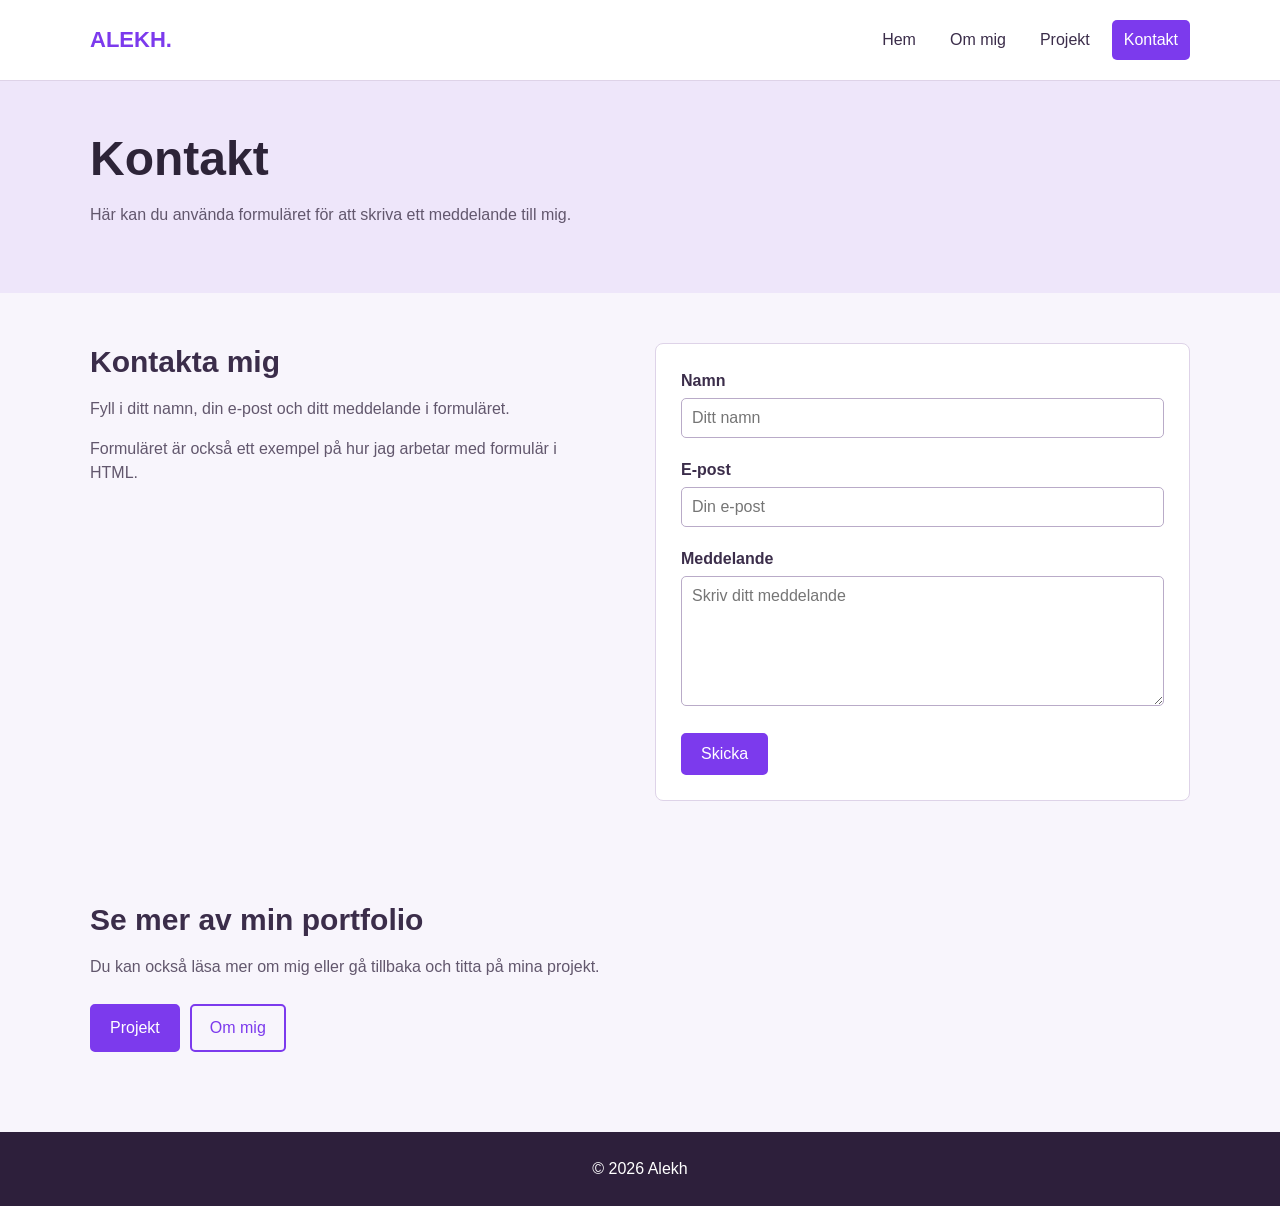
<file: Kontakt.html>
<!DOCTYPE html>
<html lang="sv">

<head>
    <meta charset="UTF-8">
    <meta name="viewport" content="width=device-width, initial-scale=1.0">
    <title>Kontakt | Alekh Portfolio</title>
    <link rel="stylesheet" href="style.css">
</head>

<body>

<header>
    <div class="container header-content">
        <a class="logo" href="index.html">ALEKH.</a>

        <nav>
            <ul>
                <li><a href="index.html">Hem</a></li>
                <li><a href="om-mig.html">Om mig</a></li>
                <li><a href="projekt.html">Projekt</a></li>
                <li><a class="active" href="kontakt.html">Kontakt</a></li>
            </ul>
        </nav>
    </div>
</header>

<main>

    <section class="page-header">
        <div class="container">
            <h1>Kontakt</h1>

            <p>
                Här kan du använda formuläret för att
                skriva ett meddelande till mig.
            </p>
        </div>
    </section>


    <section class="section">
        <div class="container contact-layout">

            <div class="contact-info">

                <h2>Kontakta mig</h2>

                <p>
                    Fyll i ditt namn, din e-post och ditt
                    meddelande i formuläret.
                </p>

                <p>
                    Formuläret är också ett exempel på hur
                    jag arbetar med formulär i HTML.
                </p>

            </div>


            <form class="contact-form">

                <div class="form-group">
                    <label for="name">Namn</label>

                    <input
                        type="text"
                        id="name"
                        name="name"
                        placeholder="Ditt namn"
                        required>
                </div>


                <div class="form-group">
                    <label for="email">E-post</label>

                    <input
                        type="email"
                        id="email"
                        name="email"
                        placeholder="Din e-post"
                        required>
                </div>


                <div class="form-group">
                    <label for="message">Meddelande</label>

                    <textarea
                        id="message"
                        name="message"
                        rows="6"
                        placeholder="Skriv ditt meddelande"
                        required></textarea>
                </div>


                <button type="submit">Skicka</button>

            </form>

        </div>
    </section>


    <section class="section">
        <div class="container">

            <h2>Se mer av min portfolio</h2>

            <p>
                Du kan också läsa mer om mig eller gå
                tillbaka och titta på mina projekt.
            </p>

            <div class="hero-buttons">
                <a class="button" href="projekt.html">Projekt</a>
                <a class="button button-outline" href="om-mig.html">Om mig</a>
            </div>

        </div>
    </section>

</main>

<footer>
    <div class="container">
        <p>&copy; 2026 Alekh</p>
    </div>
</footer>

</body>
</html>
</file>
<file: style.css>
* {
    box-sizing: border-box;
}

body {
    margin: 0;
    font-family: Arial, sans-serif;
    background-color: #f8f5fc;
    color: #2d2438;
    line-height: 24px;
}

.container {
    width: 90%;
    max-width: 1100px;
    margin: auto;
}

img {
    width: 100%;
    height: auto;
    display: block;
}

h1 {
    font-size: 40px;
    line-height: 48px;
    margin-top: 0;
    margin-bottom: 15px;
    color: #2d2438;
}

h2 {
    font-size: 30px;
    line-height: 38px;
    margin-top: 0;
    margin-bottom: 15px;
    color: #3b2d4a;
}

h3 {
    font-size: 20px;
    margin-top: 0;
    margin-bottom: 10px;
    color: #5b3b78;
}

p {
    color: #62576d;
}

header {
    background-color: white;
    border-bottom: 1px solid #ded3e8;
}

.header-content {
    padding: 20px 0;
}

.logo {
    display: inline-block;
    color: #7c3aed;
    font-size: 22px;
    font-weight: bold;
    text-decoration: none;
    margin-bottom: 15px;
}

nav ul {
    list-style: none;
    margin: 0;
    padding: 0;
    display: flex;
    flex-wrap: wrap;
    gap: 10px;
}

nav a {
    display: block;
    color: #3b2d4a;
    text-decoration: none;
    padding: 8px 12px;
    border-radius: 5px;
}

nav a:hover {
    background-color: #eee6fa;
    color: #7c3aed;
}

nav a.active {
    background-color: #7c3aed;
    color: white;
}

.hero {
    padding: 70px 0;
    background-color: #eee6fa;
}

.hero-content {
    display: grid;
    gap: 30px;
}

.hero-text {
    max-width: 650px;
}

.eyebrow {
    font-size: 13px;
    font-weight: bold;
    color: #7c3aed;
    letter-spacing: 2px;
}

.hero-card {
    background-color: white;
    padding: 25px;
    border-radius: 10px;
    display: flex;
    flex-wrap: wrap;
    gap: 10px;
}

.hero-card span {
    background-color: #e6d8f5;
    color: #6d28d9;
    padding: 8px 12px;
    border-radius: 5px;
}

.hero-buttons {
    display: flex;
    flex-wrap: wrap;
    gap: 10px;
    margin-top: 25px;
}

.button {
    display: inline-block;
    background-color: #7c3aed;
    color: white;
    padding: 10px 18px;
    border: 2px solid #7c3aed;
    border-radius: 5px;
    text-decoration: none;
    cursor: pointer;
}

.button:hover {
    background-color: #6d28d9;
    border-color: #6d28d9;
}

.button-outline {
    background-color: transparent;
    color: #7c3aed;
}

.button-outline:hover {
    background-color: #7c3aed;
    color: white;
}

button {
    background-color: #7c3aed;
    color: white;
    padding: 10px 18px;
    border: 2px solid #7c3aed;
    border-radius: 5px;
    font-size: 16px;
    cursor: pointer;
}

button:hover {
    background-color: #6d28d9;
    border-color: #6d28d9;
}

.section {
    padding: 50px 0;
}

.page-header {
    background-color: #eee6fa;
    padding: 50px 0;
}

.skills-grid {
    display: grid;
    grid-template-columns: 1fr;
    gap: 20px;
    margin-top: 25px;
}

.card {
    background-color: white;
    padding: 25px;
    border: 1px solid #ded3e8;
    border-radius: 8px;
}

.card:hover {
    box-shadow: 0 4px 12px #d8c9e6;
}

.about-grid {
    display: grid;
    grid-template-columns: 1fr;
    gap: 30px;
}

.about-image img {
    max-width: 450px;
    border-radius: 8px;
}

.about-text {
    max-width: 650px;
}

.projects-grid {
    display: grid;
    grid-template-columns: 1fr;
    gap: 25px;
}

.project-card {
    background-color: white;
    border: 1px solid #ded3e8;
    border-radius: 8px;
    overflow: hidden;
}

.project-card:hover {
    box-shadow: 0 4px 12px #d8c9e6;
}

.project-card img {
    height: 220px;
    object-fit: cover;
}

.project-content {
    padding: 20px;
}

.tags {
    display: flex;
    flex-wrap: wrap;
    gap: 8px;
    margin-top: 20px;
}

.tags span {
    background-color: #e6d8f5;
    color: #6d28d9;
    padding: 5px 10px;
    border-radius: 5px;
    font-size: 14px;
}

.contact-layout {
    display: grid;
    grid-template-columns: 1fr;
    gap: 30px;
}

.contact-info {
    max-width: 500px;
}

.contact-form {
    background-color: white;
    padding: 25px;
    border: 1px solid #ded3e8;
    border-radius: 8px;
}

.form-group {
    margin-bottom: 20px;
}

label {
    display: block;
    font-weight: bold;
    margin-bottom: 5px;
    color: #3b2d4a;
}

input {
    width: 100%;
    padding: 10px;
    font-family: Arial, sans-serif;
    font-size: 16px;
    border: 1px solid #b9abc8;
    border-radius: 5px;
}

textarea {
    width: 100%;
    padding: 10px;
    font-family: Arial, sans-serif;
    font-size: 16px;
    border: 1px solid #b9abc8;
    border-radius: 5px;
    resize: vertical;
}

input:focus {
    outline: 2px solid #7c3aed;
}

textarea:focus {
    outline: 2px solid #7c3aed;
}

a:focus {
    outline: 2px solid #7c3aed;
    outline-offset: 3px;
}

button:focus {
    outline: 2px solid #7c3aed;
    outline-offset: 3px;
}

footer {
    background-color: #2d1f3b;
    padding: 25px 0;
    margin-top: 30px;
}

footer p {
    color: white;
    text-align: center;
    margin: 0;
}

@media (min-width: 700px) {

    .header-content {
        display: flex;
        justify-content: space-between;
        align-items: center;
    }

    .logo {
        margin-bottom: 0;
    }

    .skills-grid {
        grid-template-columns: repeat(3, 1fr);
    }

    .projects-grid {
        grid-template-columns: repeat(2, 1fr);
    }

    .about-grid {
        grid-template-columns: 1fr 1fr;
        align-items: center;
    }

    .contact-layout {
        grid-template-columns: 1fr 1fr;
    }
}

@media (min-width: 1000px) {

    h1 {
        font-size: 48px;
        line-height: 56px;
    }

    .hero-content {
        grid-template-columns: 2fr 1fr;
        align-items: center;
    }

    .projects-grid {
        grid-template-columns: repeat(3, 1fr);
    }
}
</file>
